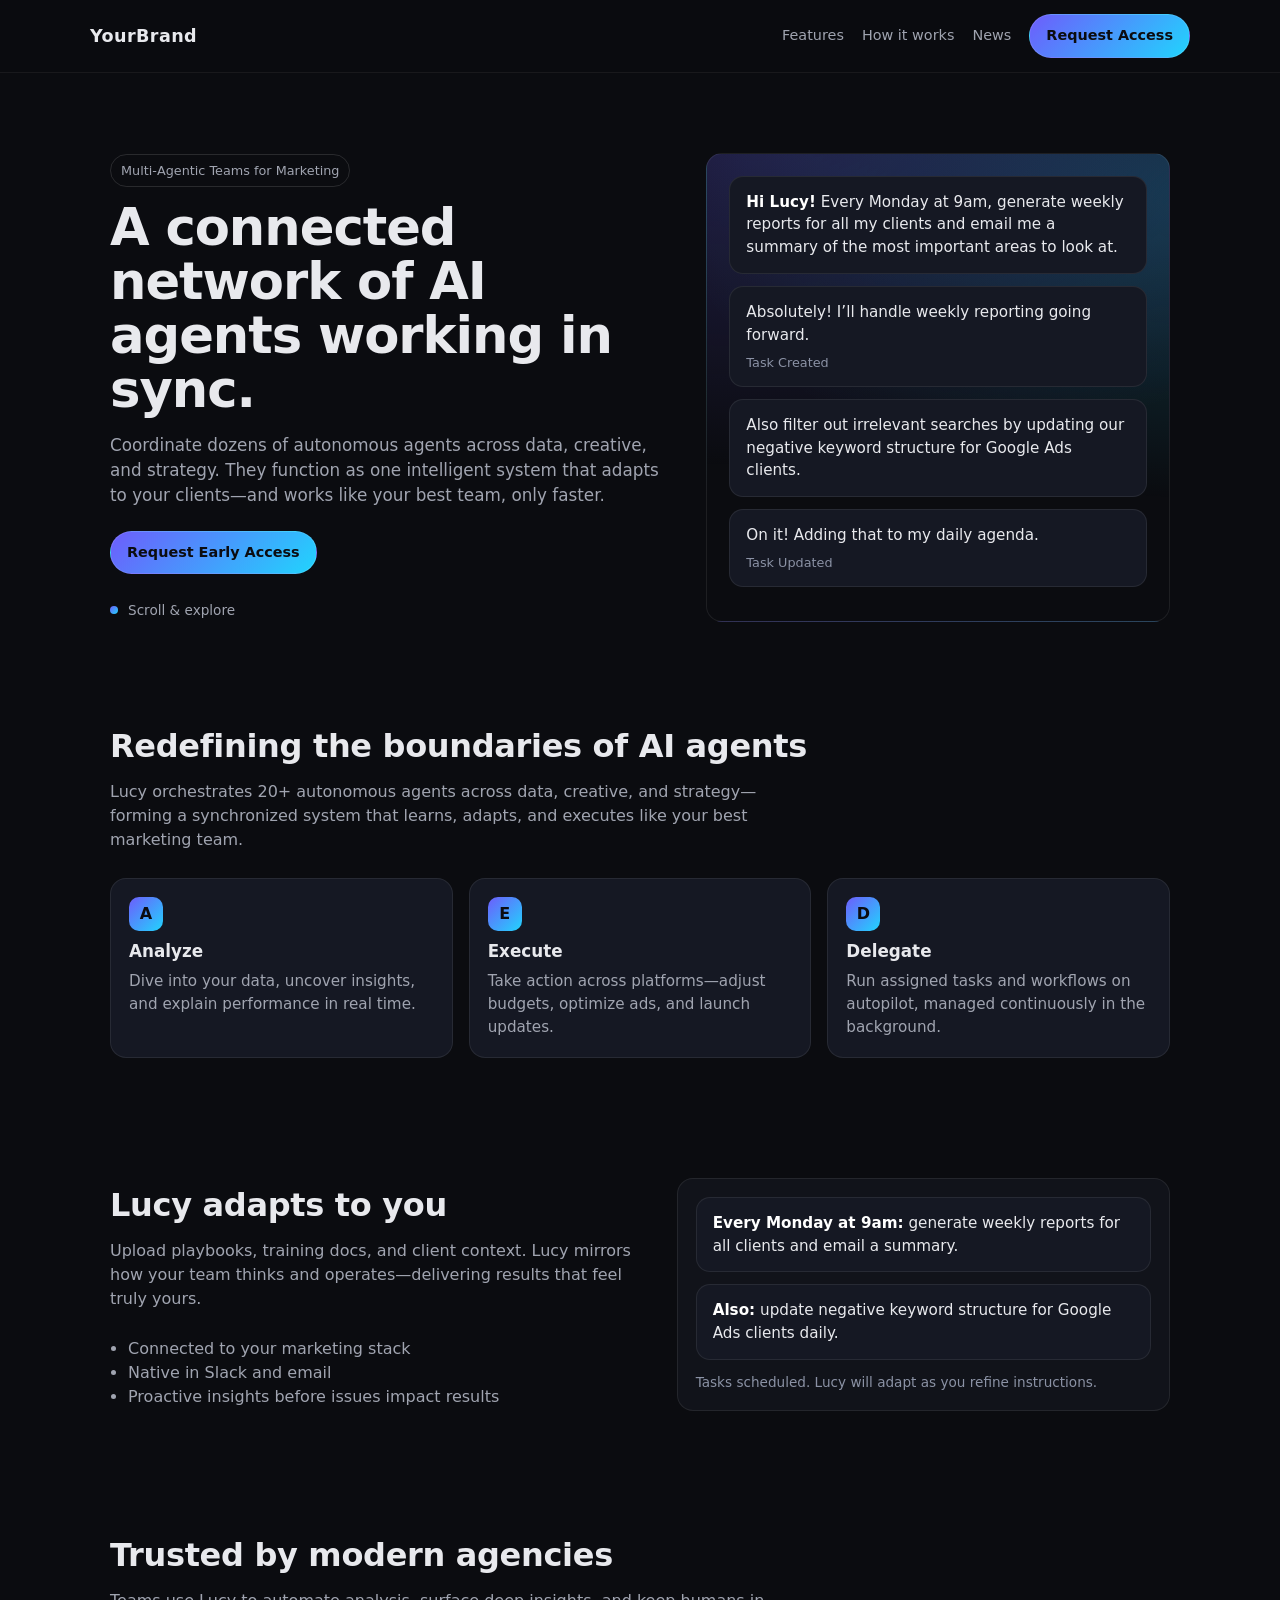
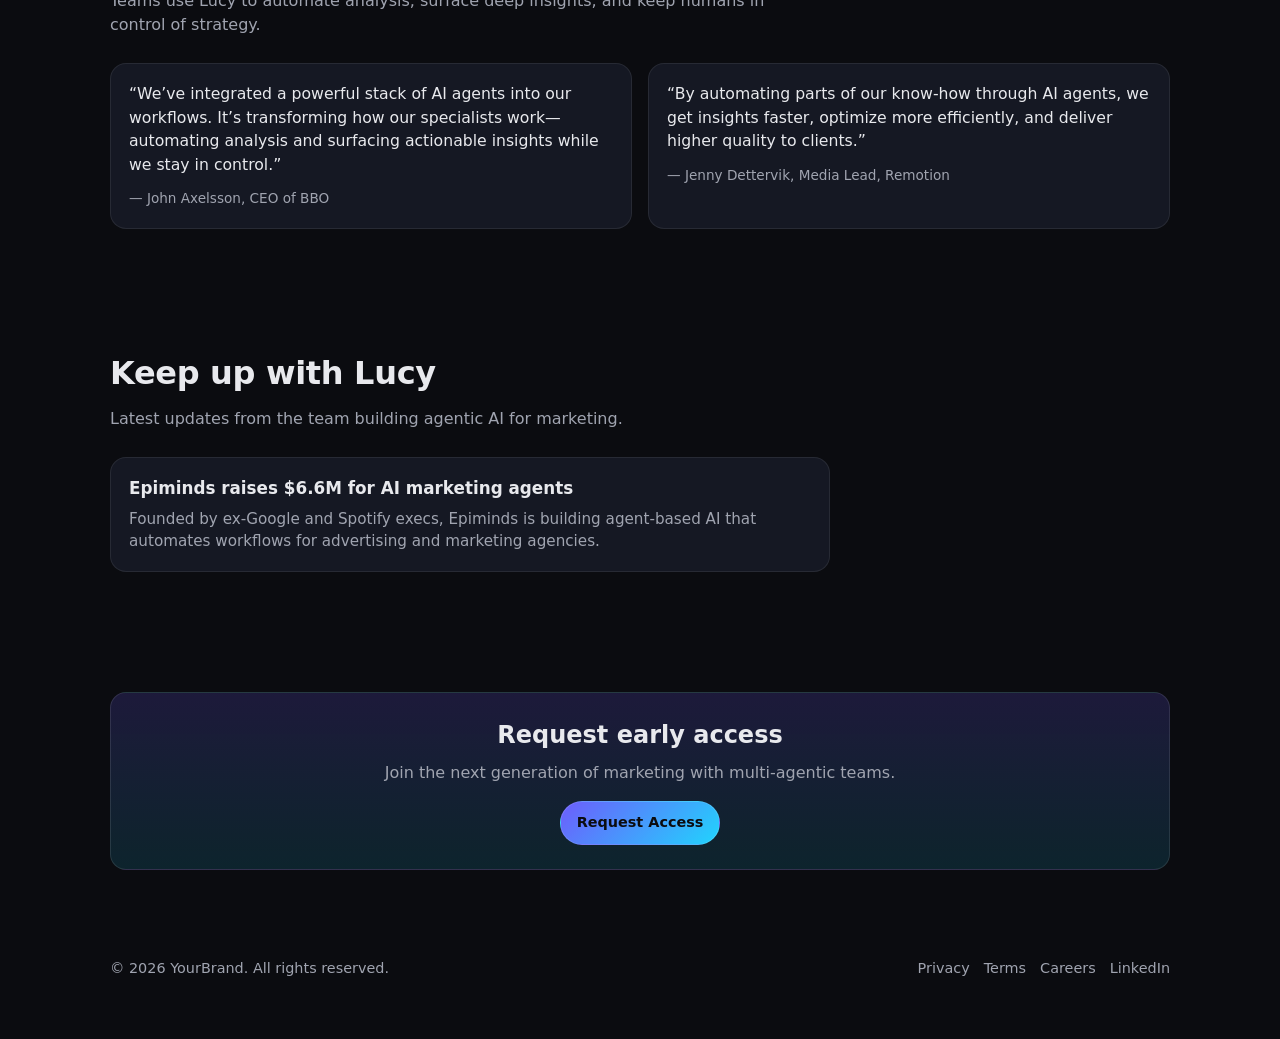
<file: track.html>
<!DOCTYPE html>
<html lang="en">
<head>
  <meta charset="UTF-8" />
  <meta name="viewport" content="width=device-width, initial-scale=1" />
  <title>Your Brand — Agentic AI for Marketing</title>
  <style>
    :root{
      --bg: #0b0c10;
      --bg-alt: #11131a;
      --text: #e8e9ed;
      --muted: #a0a4b0;
      --accent: #6d5dfc;
      --accent-2: #21d4fd;
      --card-bg: #151823;
      --radius: 16px;
      --max-w: 1100px;
    }

    * { box-sizing: border-box; }
    html, body {
      margin: 0;
      padding: 0;
      background: var(--bg);
      color: var(--text);
      font-family: system-ui, -apple-system, Segoe UI, Roboto, Helvetica, Arial, sans-serif;
      line-height: 1.5;
    }

    a { color: inherit; text-decoration: none; }
    img { max-width: 100%; display: block; }

    .container {
      max-width: var(--max-w);
      margin: 0 auto;
      padding: 0 20px;
    }

    /* Header */
    header {
      position: sticky;
      top: 0;
      z-index: 50;
      background: rgba(11,12,16,0.8);
      backdrop-filter: blur(10px);
      border-bottom: 1px solid rgba(255,255,255,0.06);
    }
    .nav {
      display: flex;
      align-items: center;
      justify-content: space-between;
      padding: 14px 0;
    }
    .logo {
      font-weight: 800;
      letter-spacing: 0.4px;
      font-size: 1.1rem;
    }
    .nav-links {
      display: flex;
      gap: 18px;
      align-items: center;
      font-size: 0.9rem;
      color: var(--muted);
    }
    .btn {
      display: inline-block;
      padding: 10px 16px;
      border-radius: 999px;
      font-weight: 600;
      font-size: 0.9rem;
      border: 1px solid rgba(255,255,255,0.12);
      background: linear-gradient(135deg, var(--accent), var(--accent-2));
      color: #0b0c10;
      transition: transform 0.15s ease, box-shadow 0.15s ease;
    }
    .btn:hover {
      transform: translateY(-1px);
      box-shadow: 0 10px 24px rgba(109,93,252,0.25);
    }

    /* Hero */
    .hero {
      position: relative;
      overflow: hidden;
      padding: 80px 0 40px;
    }
    .hero-grid {
      display: grid;
      grid-template-columns: 1.2fr 1fr;
      gap: 40px;
      align-items: center;
    }
    .eyebrow {
      display: inline-block;
      font-size: 0.8rem;
      color: var(--muted);
      border: 1px solid rgba(255,255,255,0.12);
      padding: 6px 10px;
      border-radius: 999px;
      margin-bottom: 14px;
    }
    h1 {
      font-size: clamp(2rem, 4.5vw, 3.2rem);
      line-height: 1.05;
      margin: 0 0 14px;
      letter-spacing: -0.02em;
    }
    .sub {
      color: var(--muted);
      font-size: 1.05rem;
      max-width: 52ch;
      margin-bottom: 22px;
    }
    .hero-visual {
      background: radial-gradient(1200px 600px at 10% -10%, rgba(109,93,252,0.25), transparent 60%),
                  radial-gradient(900px 500px at 110% 10%, rgba(33,212,253,0.22), transparent 60%);
      border: 1px solid rgba(255,255,255,0.08);
      border-radius: var(--radius);
      padding: 22px;
      min-height: 260px;
      position: relative;
    }
    .chat-bubble {
      background: var(--card-bg);
      border: 1px solid rgba(255,255,255,0.08);
      border-radius: 14px;
      padding: 14px 16px;
      margin-bottom: 12px;
      font-size: 0.95rem;
    }
    .chat-bubble strong { color: #fff; }
    .scroll-hint {
      margin-top: 26px;
      font-size: 0.85rem;
      color: var(--muted);
      display: flex;
      align-items: center;
      gap: 10px;
    }
    .scroll-dot {
      width: 8px; height: 8px; border-radius: 50%;
      background: linear-gradient(135deg, var(--accent), var(--accent-2));
      animation: bounce 1.4s infinite;
    }
    @keyframes bounce {
      0%, 100% { transform: translateY(0); }
      50% { transform: translateY(-6px); }
    }

    /* Sections */
    section { padding: 60px 0; }
    .section-title {
      font-size: clamp(1.4rem, 2.6vw, 2rem);
      margin: 0 0 10px;
      letter-spacing: -0.01em;
    }
    .section-sub {
      color: var(--muted);
      margin: 0 0 26px;
      max-width: 65ch;
    }

    /* Features */
    .features {
      display: grid;
      grid-template-columns: repeat(3, 1fr);
      gap: 16px;
    }
    .feature-card {
      background: var(--card-bg);
      border: 1px solid rgba(255,255,255,0.08);
      border-radius: var(--radius);
      padding: 18px;
    }
    .feature-card h3 {
      margin: 8px 0 6px;
      font-size: 1.05rem;
    }
    .feature-card p {
      margin: 0;
      color: var(--muted);
      font-size: 0.95rem;
    }
    .icon {
      width: 34px; height: 34px; border-radius: 10px;
      background: linear-gradient(135deg, var(--accent), var(--accent-2));
      display: grid; place-items: center;
      color: #0b0c10; font-weight: 800;
    }

    /* How it works / chat demo */
    .demo-grid {
      display: grid;
      grid-template-columns: 1.1fr 1fr;
      gap: 24px;
      align-items: center;
    }
    .demo-panel {
      background: var(--bg-alt);
      border: 1px solid rgba(255,255,255,0.08);
      border-radius: var(--radius);
      padding: 18px;
      min-height: 220px;
    }

    /* Testimonials */
    .testimonials {
      display: grid;
      grid-template-columns: 1fr 1fr;
      gap: 16px;
    }
    .quote-card {
      background: var(--card-bg);
      border: 1px solid rgba(255,255,255,0.08);
      border-radius: var(--radius);
      padding: 18px;
    }
    .quote-card blockquote {
      margin: 0 0 10px;
      font-size: 0.98rem;
    }
    .quote-card cite {
      color: var(--muted);
      font-size: 0.85rem;
      font-style: normal;
    }

    /* CTA */
    .cta {
      background: linear-gradient(180deg, rgba(109,93,252,0.18), rgba(33,212,253,0.12));
      border: 1px solid rgba(255,255,255,0.1);
      border-radius: var(--radius);
      padding: 24px;
      text-align: center;
    }
    .cta h2 { margin: 0 0 8px; }
    .cta p { margin: 0 0 16px; color: var(--muted); }

    footer {
      padding: 28px 0 60px;
      color: var(--muted);
      font-size: 0.9rem;
    }
    .foot-grid {
      display: grid;
      grid-template-columns: 1fr auto;
      gap: 16px;
      align-items: center;
    }
    .foot-links { display: flex; gap: 14px; }

    /* Responsive */
    @media (max-width: 900px) {
      .hero-grid, .demo-grid, .testimonials { grid-template-columns: 1fr; }
      .features { grid-template-columns: 1fr 1fr; }
    }
    @media (max-width: 600px) {
      .features { grid-template-columns: 1fr; }
      .foot-grid { grid-template-columns: 1fr; }
      .foot-links { flex-wrap: wrap; }
    }
  </style>
</head>
<body>

  <header>
    <div class="container nav">
      <div class="logo">YourBrand</div>
      <nav class="nav-links">
        <a href="#features">Features</a>
        <a href="#how">How it works</a>
        <a href="#news">News</a>
        <a class="btn" href="#access">Request Access</a>
      </nav>
    </div>
  </header>

  <main>
    <!-- Hero -->
    <section class="hero">
      <div class="container hero-grid">
        <div>
          <span class="eyebrow">Multi‑Agentic Teams for Marketing</span>
          <h1>A connected network of AI agents working in sync.</h1>
          <p class="sub">
            Coordinate dozens of autonomous agents across data, creative, and strategy.
            They function as one intelligent system that adapts to your clients—and works like your best team, only faster.
          </p>
          <a class="btn" href="#access">Request Early Access</a>

          <div class="scroll-hint">
            <span class="scroll-dot"></span>
            Scroll & explore
          </div>
        </div>

        <div class="hero-visual">
          <div class="chat-bubble">
            <strong>Hi Lucy!</strong> Every Monday at 9am, generate weekly reports for all my clients and email me a summary of the most important areas to look at.
          </div>
          <div class="chat-bubble">
            Absolutely! I’ll handle weekly reporting going forward.
            <div style="margin-top:6px; font-size:0.8rem; color:#8b92a5;">Task Created</div>
          </div>
          <div class="chat-bubble">
            Also filter out irrelevant searches by updating our negative keyword structure for Google Ads clients.
          </div>
          <div class="chat-bubble">
            On it! Adding that to my daily agenda.
            <div style="margin-top:6px; font-size:0.8rem; color:#8b92a5;">Task Updated</div>
          </div>
        </div>
      </div>
    </section>

    <!-- Features -->
    <section id="features">
      <div class="container">
        <h2 class="section-title">Redefining the boundaries of AI agents</h2>
        <p class="section-sub">
          Lucy orchestrates 20+ autonomous agents across data, creative, and strategy—forming a synchronized system that learns, adapts, and executes like your best marketing team.
        </p>

        <div class="features">
          <div class="feature-card">
            <div class="icon">A</div>
            <h3>Analyze</h3>
            <p>Dive into your data, uncover insights, and explain performance in real time.</p>
          </div>
          <div class="feature-card">
            <div class="icon">E</div>
            <h3>Execute</h3>
            <p>Take action across platforms—adjust budgets, optimize ads, and launch updates.</p>
          </div>
          <div class="feature-card">
            <div class="icon">D</div>
            <h3>Delegate</h3>
            <p>Run assigned tasks and workflows on autopilot, managed continuously in the background.</p>
          </div>
        </div>
      </div>
    </section>

    <!-- How it works -->
    <section id="how">
      <div class="container demo-grid">
        <div>
          <h2 class="section-title">Lucy adapts to you</h2>
          <p class="section-sub">
            Upload playbooks, training docs, and client context. Lucy mirrors how your team thinks and operates—delivering results that feel truly yours.
          </p>
          <ul style="margin:0; padding-left:18px; color:var(--muted);">
            <li>Connected to your marketing stack</li>
            <li>Native in Slack and email</li>
            <li>Proactive insights before issues impact results</li>
          </ul>
        </div>
        <div class="demo-panel">
          <div class="chat-bubble">
            <strong>Every Monday at 9am:</strong> generate weekly reports for all clients and email a summary.
          </div>
          <div class="chat-bubble">
            <strong>Also:</strong> update negative keyword structure for Google Ads clients daily.
          </div>
          <div style="font-size:0.85rem; color:#8b92a5; margin-top:8px;">
            Tasks scheduled. Lucy will adapt as you refine instructions.
          </div>
        </div>
      </div>
    </section>

    <!-- Testimonials -->
    <section>
      <div class="container">
        <h2 class="section-title">Trusted by modern agencies</h2>
        <p class="section-sub">
          Teams use Lucy to automate analysis, surface deep insights, and keep humans in control of strategy.
        </p>

        <div class="testimonials">
          <div class="quote-card">
            <blockquote>
              “We’ve integrated a powerful stack of AI agents into our workflows. It’s transforming how our specialists work—automating analysis and surfacing actionable insights while we stay in control.”
            </blockquote>
            <cite>— John Axelsson, CEO of BBO</cite>
          </div>
          <div class="quote-card">
            <blockquote>
              “By automating parts of our know‑how through AI agents, we get insights faster, optimize more efficiently, and deliver higher quality to clients.”
            </blockquote>
            <cite>— Jenny Dettervik, Media Lead, Remotion</cite>
          </div>
        </div>
      </div>
    </section>

    <!-- News -->
    <section id="news">
      <div class="container">
        <h2 class="section-title">Keep up with Lucy</h2>
        <p class="section-sub">
          Latest updates from the team building agentic AI for marketing.
        </p>

        <div class="feature-card" style="max-width: 720px;">
          <h3 style="margin:0 0 6px;">Epiminds raises $6.6M for AI marketing agents</h3>
          <p style="margin:0; color:var(--muted);">
            Founded by ex‑Google and Spotify execs, Epiminds is building agent‑based AI that automates workflows for advertising and marketing agencies.
          </p>
        </div>
      </div>
    </section>

    <!-- CTA -->
    <section id="access">
      <div class="container">
        <div class="cta">
          <h2>Request early access</h2>
          <p>Join the next generation of marketing with multi‑agentic teams.</p>
          <a class="btn" href="#">Request Access</a>
        </div>
      </div>
    </section>
  </main>

  <footer>
    <div class="container foot-grid">
      <div>
        © <span id="year"></span> YourBrand. All rights reserved.
      </div>
      <div class="foot-links">
        <a href="#">Privacy</a>
        <a href="#">Terms</a>
        <a href="#">Careers</a>
        <a href="#">LinkedIn</a>
      </div>
    </div>
  </footer>

  <script>
    document.getElementById('year').textContent = new Date().getFullYear();
  </script>
</body>
</html>
</file>
